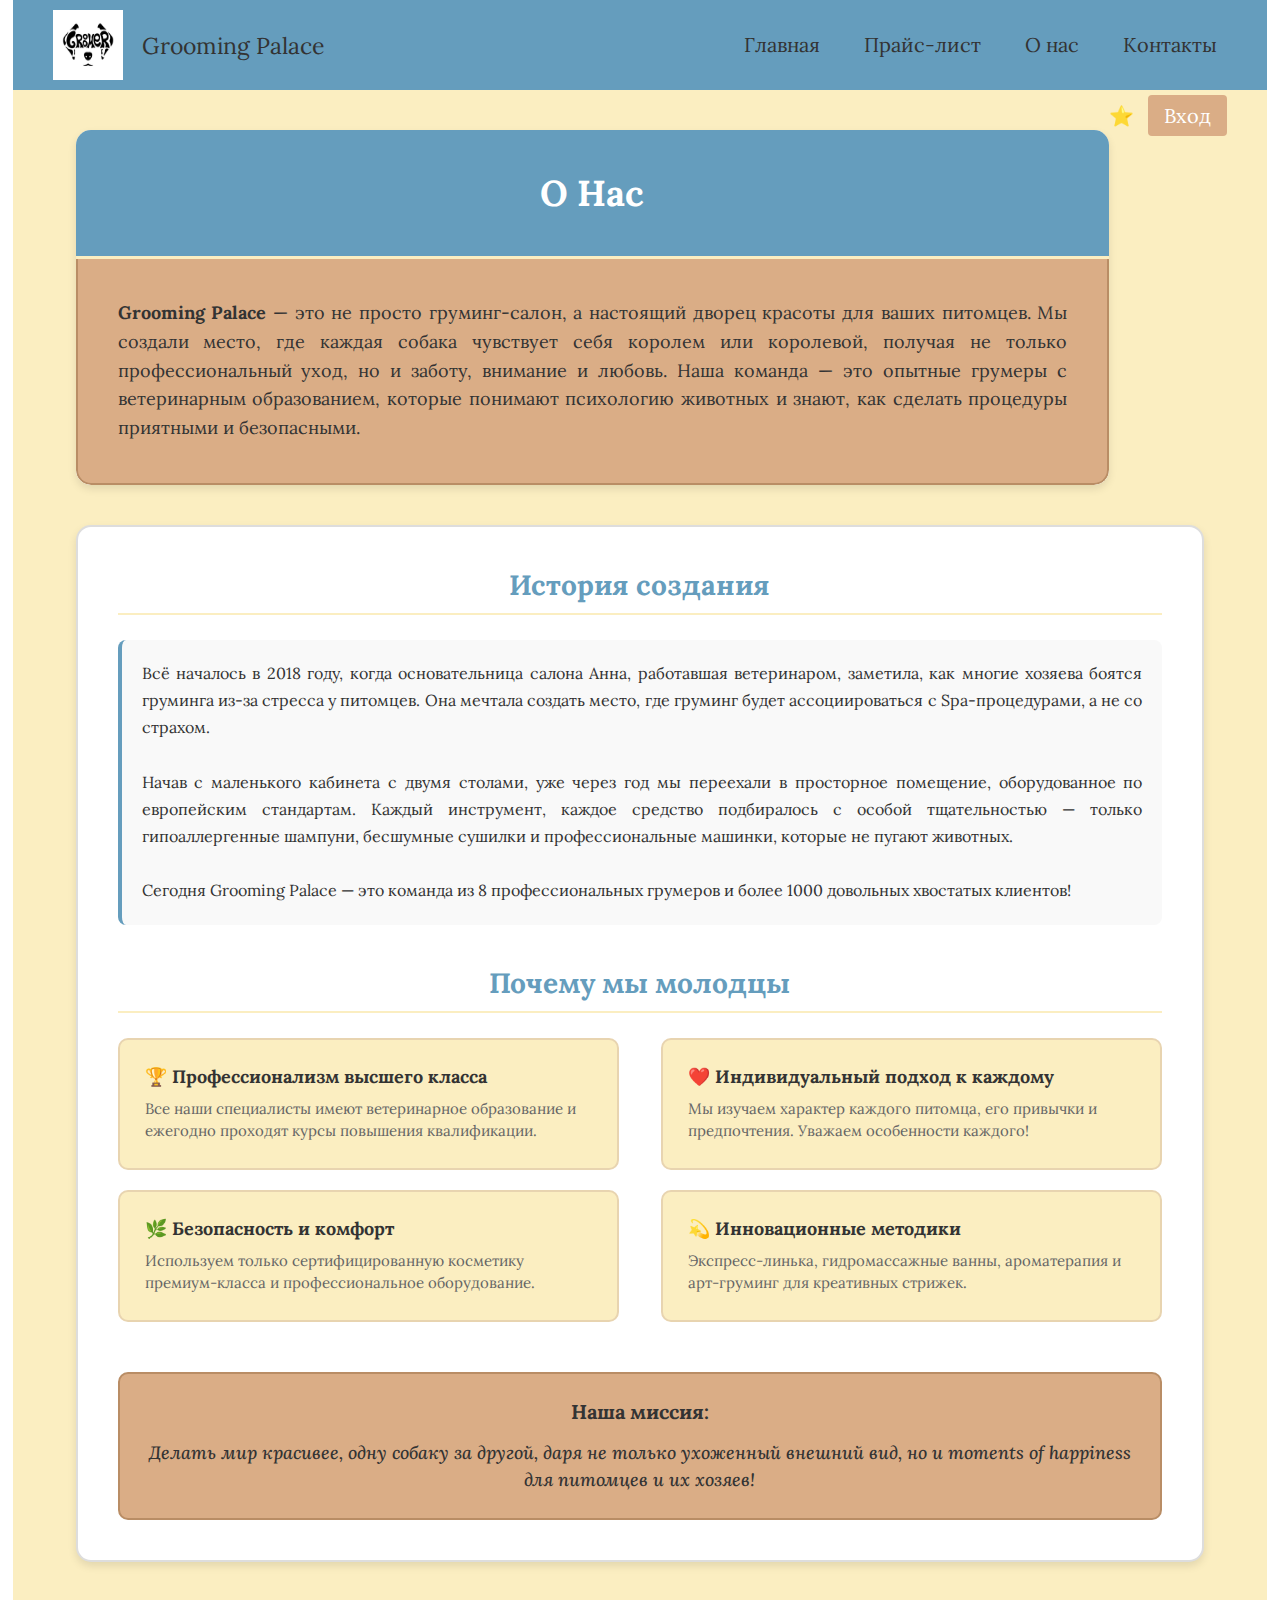
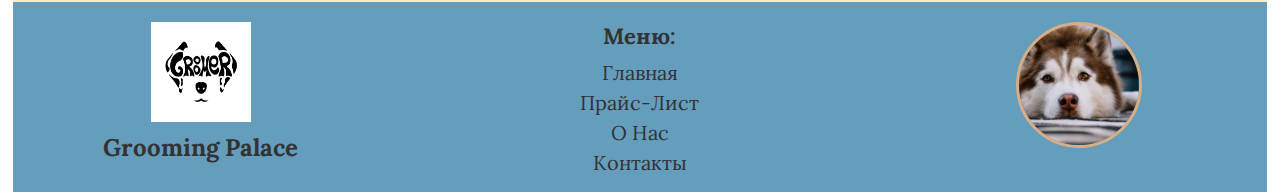
<file: about.html>
<!DOCTYPE html>
<html>
 <head>
   <meta charset="UTF-8">
   <meta name="viewport" content="width=device-width, initial-scale=1.0">
   <title>Grooming Palace Registration</title>
   <link rel="stylesheet" href="css\about_css.css">
 </head>
 <body>
   <header>
     <div id="header">
       <div class="header__logo">
         <img src="img\fcd7bf134225349.Y3JvcCw5ODEsNzY3LDksMTIx.jpg">
         <div class="title">Grooming Palace</div>
       </div>
       <nav class="header__nav">
         <ul>
           <a href="#">Главная</a>
           <a href="#">Прайс-лист</a>
           <a href="#">О нас</a>
           <a href="#">Контакты</a>
         </ul>
       </nav>
       <div class="header__right">
         <a href="https://vk.com/neboshekino" class="social-icon" target="_blank">⭐</a>
         <a href="#" class="button">Вход</a>
       </div>
     </div>
   </header>

   <main id="main">
     <div class="about-section">
       <!-- Первый прямоугольник -->
       <div class="about-intro">
         <div class="about-title-block">
           <h1 class="about-main-title">О Нас</h1>
         </div>
         <div class="about-text-block">
           <p class="intro-text">
             <strong>Grooming Palace</strong> — это не просто груминг-салон, а настоящий дворец красоты для ваших питомцев.
             Мы создали место, где каждая собака чувствует себя королем или королевой, получая не только профессиональный уход,
             но и заботу, внимание и любовь. Наша команда — это опытные грумеры с ветеринарным образованием, которые понимают
             психологию животных и знают, как сделать процедуры приятными и безопасными.
           </p>
         </div>
       </div>

       <!-- Второй прямоугольник -->
       <div class="about-content">
         <div class="history-section">
           <h2 class="section-title">История создания</h2>
           <p class="history-text">
             Всё началось в 2018 году, когда основательница салона Анна, работавшая ветеринаром, заметила,
             как многие хозяева боятся груминга из-за стресса у питомцев. Она мечтала создать место, где груминг
             будет ассоциироваться с Spa-процедурами, а не со страхом.<br><br>

             Начав с маленького кабинета с двумя столами, уже через год мы переехали в просторное помещение,
             оборудованное по европейским стандартам. Каждый инструмент, каждое средство подбиралось с особой
             тщательностью — только гипоаллергенные шампуни, бесшумные сушилки и профессиональные машинки,
             которые не пугают животных.<br><br>

             Сегодня Grooming Palace — это команда из 8 профессиональных грумеров и более 1000 довольных
             хвостатых клиентов!
           </p>
         </div>

         <div class="advantages-section">
           <h2 class="section-title">Почему мы молодцы</h2>
           <div class="advantages-grid">
             <div class="advantage-item">
               <h3>🏆 Профессионализм высшего класса</h3>
               <p>Все наши специалисты имеют ветеринарное образование и ежегодно проходят курсы повышения квалификации.</p>
             </div>
             <div class="advantage-item">
               <h3>❤️ Индивидуальный подход к каждому</h3>
               <p>Мы изучаем характер каждого питомца, его привычки и предпочтения. Уважаем особенности каждого!</p>
             </div>
             <div class="advantage-item">
               <h3>🌿 Безопасность и комфорт</h3>
               <p>Используем только сертифицированную косметику премиум-класса и профессиональное оборудование.</p>
             </div>
             <div class="advantage-item">
               <h3>💫 Инновационные методики</h3>
               <p>Экспресс-линька, гидромассажные ванны, ароматерапия и арт-груминг для креативных стрижек.</p>
             </div>
           </div>

           <div class="mission-section">
             <h3>Наша миссия:</h3>
             <p class="mission-text">Делать мир красивее, одну собаку за другой, даря не только ухоженный внешний вид, но и moments of happiness для питомцев и их хозяев!</p>
           </div>
         </div>
       </div>
     </div>
   </main>

   <footer>
     <div id="footer">
       <div class="footer__left">
         <div class="footer__logo">
           <img src="img\fcd7bf134225349.Y3JvcCw5ODEsNzY3LDksMTIx.jpg" alt="Логотип">
           <div class="footer__title">Grooming Palace</div>
         </div>
       </div>

       <div class="footer__center">
         <div class="footer__nav-title">Меню:</div>
         <nav class="footer__nav">
           <a href="#">Главная</a>
           <a href="#">Прайс-Лист</a>
           <a href="#">О Нас</a>
           <a href="#">Контакты</a>
         </nav>
       </div>

       <div class="footer__right">
         <div class="footer__dog">
           <img src="img\grustnyj-i-milyj-vzglyad-sobachki.jpg">
         </div>
       </div>
     </div>
   </footer>
 </body>
</html>
</file>
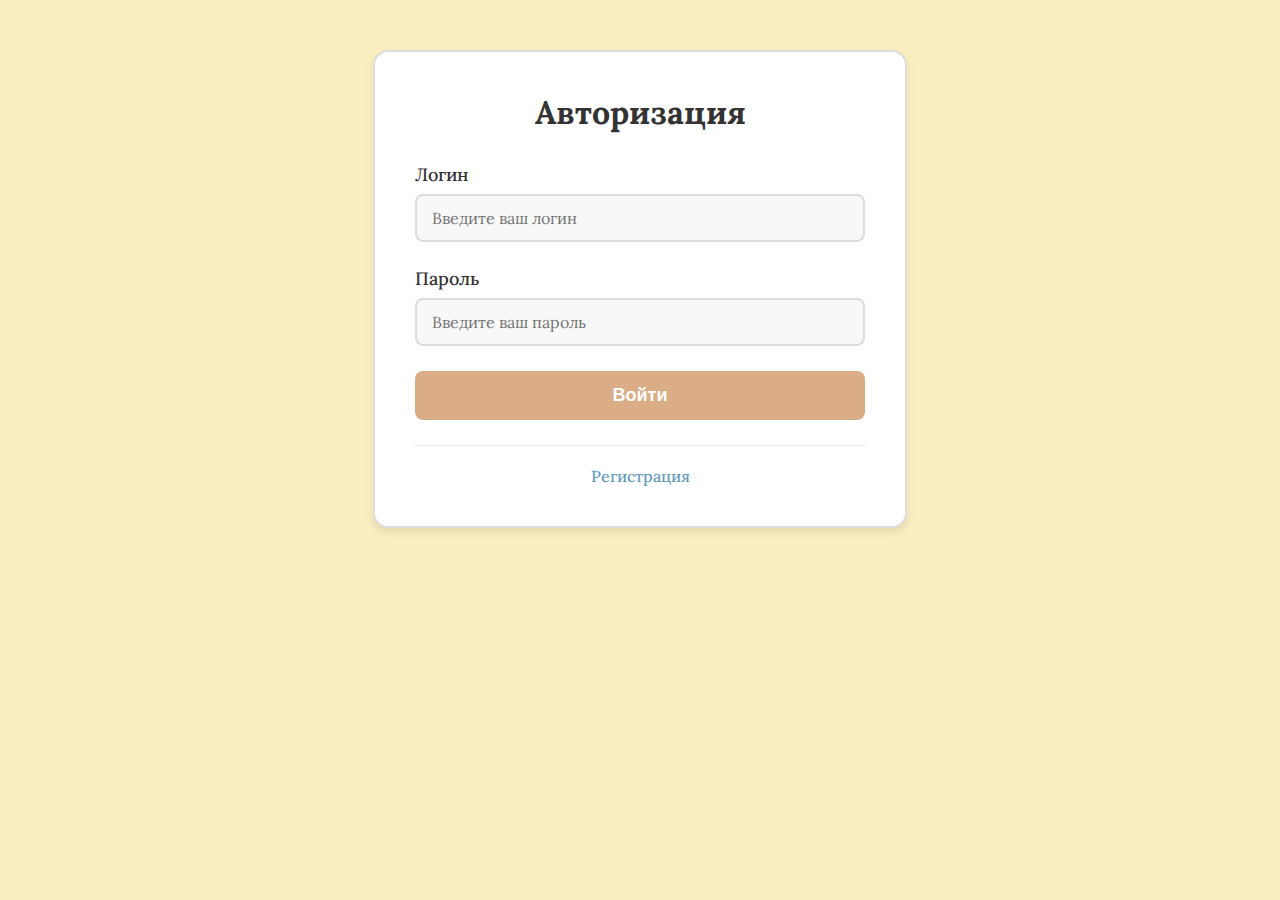
<file: authorization.html>
<!DOCTYPE html>
<html>
 <head>
   <meta charset="UTF-8">
   <meta name="viewport" content="width=device-width, initial-scale=1.0">
   <title>Grooming Palace Registration</title>
   <link rel="stylesheet" href="css\authorization_css.css">
 </head>
 <body>
   <div class="auth-container">
     <div class="auth-form">
       <h2 class="auth-title">Авторизация</h2>

       <form class="form">
         <div class="form-group">
           <label class="form-label">Логин</label>
           <input type="text" class="form-input" placeholder="Введите ваш логин">
         </div>

         <div class="form-group">
           <label class="form-label">Пароль</label>
           <input type="password" class="form-input" placeholder="Введите ваш пароль">
         </div>

         <button type="submit" class="auth-button">Войти</button>

         <div class="auth-link">
           <a href="registration.html">Регистрация</a>
         </div>
       </form>
     </div>
   </div>
 </body>
</html>
</file>
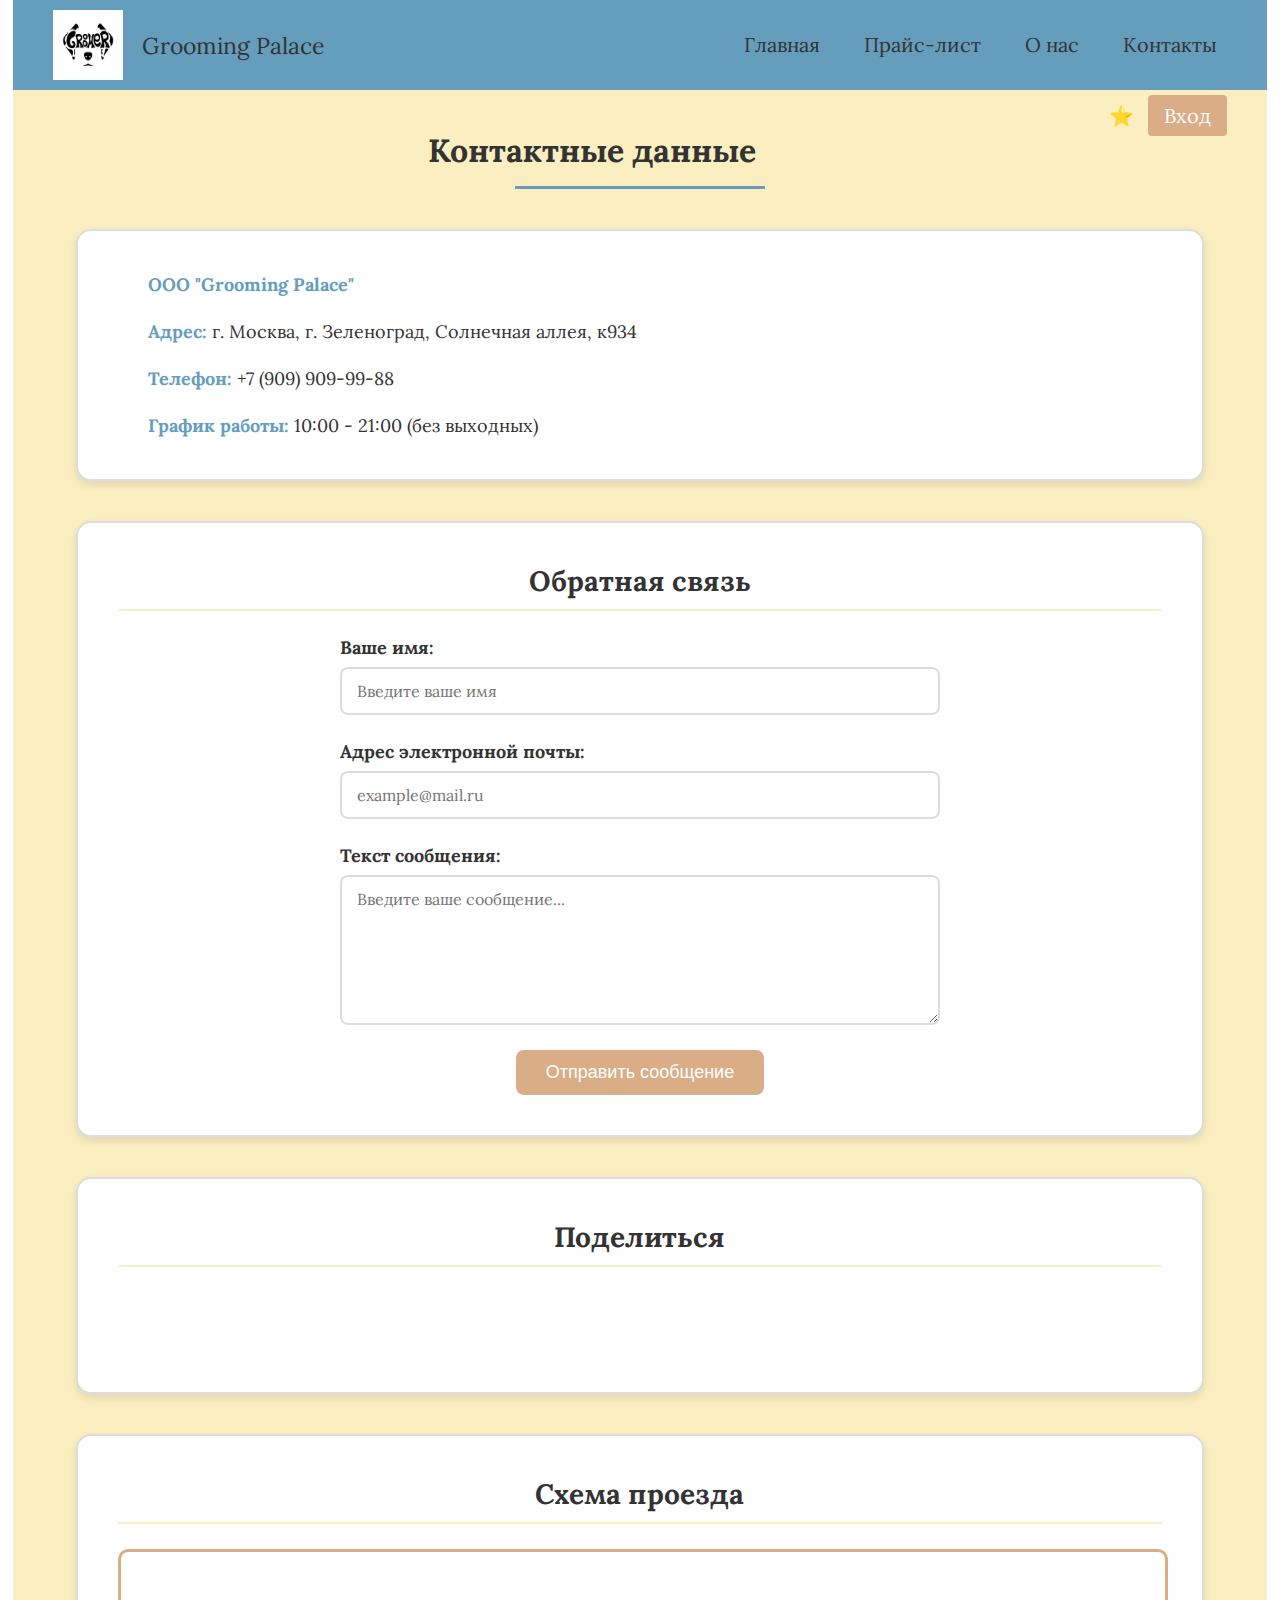
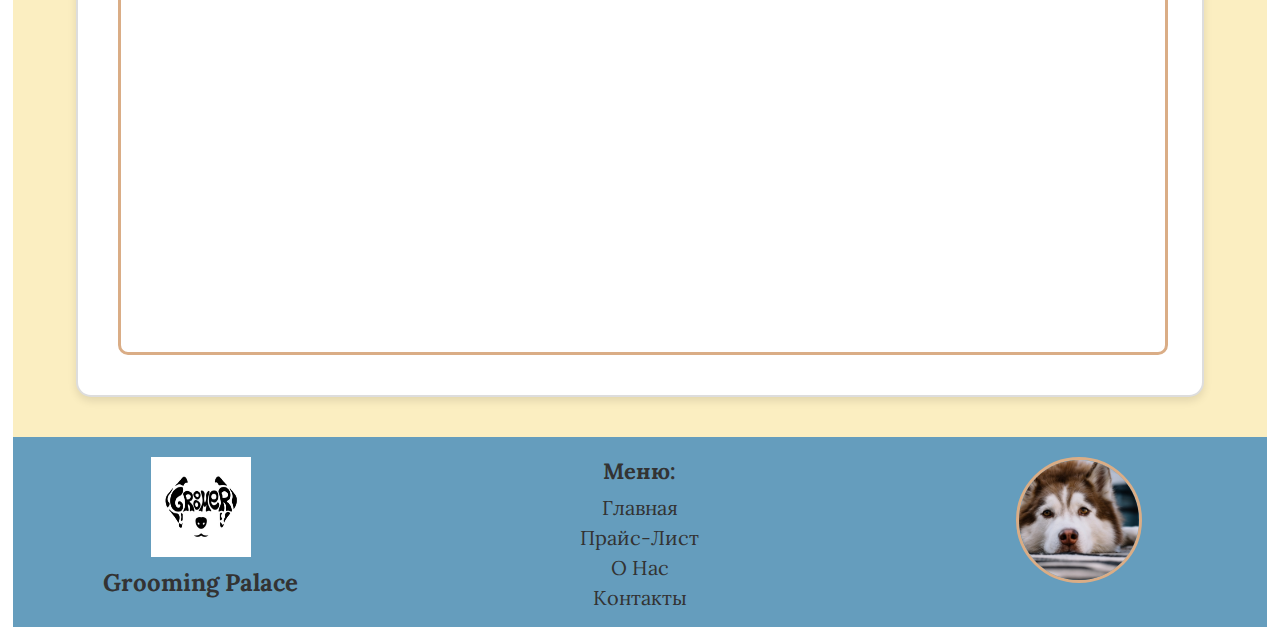
<file: contacts.html>
<html lang="ru">
<head>
    <meta charset="UTF-8">
    <meta name="viewport" content="width=device-width, initial-scale=1.0">
    <title>Grooming Palace</title>
    <link rel="stylesheet" href="css\contacts_css.css">
</head>

<body>
  <header>
    <div id="header">
      <div class="header__logo">
        <img src="img\fcd7bf134225349.Y3JvcCw5ODEsNzY3LDksMTIx.jpg">
        <div class="title">Grooming Palace</div>
      </div>
      <nav class="header__nav">
        <ul>
          <a href="#">Главная</a>
          <a href="#">Прайс-лист</a>
          <a href="#">О нас</a>
          <a href="#">Контакты</a>
        </ul>
      </nav>
      <div class="header__right">
        <a href="https://vk.com/neboshekino" class="social-icon" target="_blank">⭐</a>
        <a href="#" class="button">Вход</a>
      </div>
    </div>
  </header>

  <main id="main">
    <div class="contacts-section">
      <h1 class="contacts-title">Контактные данные</h1>
      <div class="title-line"></div>

      <div class="contacts-info">
        <div class="contact-item">
          <strong>ООО "Grooming Palace"</strong>
        </div>
        <div class="contact-item">
          <strong>Адрес:</strong> г. Москва, г. Зеленоград, Солнечная аллея, к934
        </div>
        <div class="contact-item">
          <strong>Телефон:</strong> +7 (909) 909-99-88
        </div>
        <div class="contact-item">
          <strong>График работы:</strong> 10:00 - 21:00 (без выходных)
        </div>
      </div>

      <!-- Форма обратной связи -->
     <div class="feedback-section">
       <h2 class="feedback-title">Обратная связь</h2>
       <form class="feedback-form">
         <div class="form-group">
           <label for="name">Ваше имя:</label>
           <input type="text" id="name" name="name" required placeholder="Введите ваше имя">
         </div>

         <div class="form-group">
           <label for="email">Адрес электронной почты:</label>
           <input type="email" id="email" name="email" required placeholder="example@mail.ru">
         </div>

         <div class="form-group">
           <label for="message">Текст сообщения:</label>
           <textarea id="message" name="message" required placeholder="Введите ваше сообщение..."></textarea>
         </div>

         <button type="submit" class="submit-button">Отправить сообщение</button>
       </form>
     </div>

     <!-- Блок "Поделиться" -->
     <div class="share-section">
       <h2 class="share-title">Поделиться</h2>
       <div class="share-buttons">
         <script src="https://yastatic.net/share2/share.js"></script>
         <div class="ya-share2" data-curtain data-size="l" data-shape="round"
          data-color-scheme="whiteblack" data-services="vkontakte,odnoklassniki,telegram,whatsapp"></div>
        </div>
      </div>

      <div class="map-section">
        <h2 class="map-title">Схема проезда</h2>
        <div class="map-container">
        <div class="map-wrapper">
            <!-- Ваш код Яндекс.Карты -->
            <script type="text/javascript" charset="utf-8" async src="https://api-maps.yandex.ru/services/constructor/1.0/js/?um=constructor%3A8aa4441497f6c1a3daf2a72399e9dfe1ef4107e518269f12cf0602035c98594c&amp;width=100%25&amp;height=651&amp;lang=ru_RU&amp;scroll=true"></script>
        </div>
    </div>


</div>
    </div>
  </main>

  <footer>
    <div id="footer">
      <div class="footer__left">
        <div class="footer__logo">
          <img src="img\fcd7bf134225349.Y3JvcCw5ODEsNzY3LDksMTIx.jpg" alt="Логотип">
          <div class="footer__title">Grooming Palace</div>
        </div>
      </div>

      <div class="footer__center">
        <div class="footer__nav-title">Меню:</div>
        <nav class="footer__nav">
          <a href="#">Главная</a>
          <a href="#">Прайс-Лист</a>
          <a href="#">О Нас</a>
          <a href="#">Контакты</a>
        </nav>
      </div>

      <div class="footer__right">
        <div class="footer__dog">
          <img src="img\grustnyj-i-milyj-vzglyad-sobachki.jpg">
        </div>
      </div>
    </div>
  </footer>
</file>
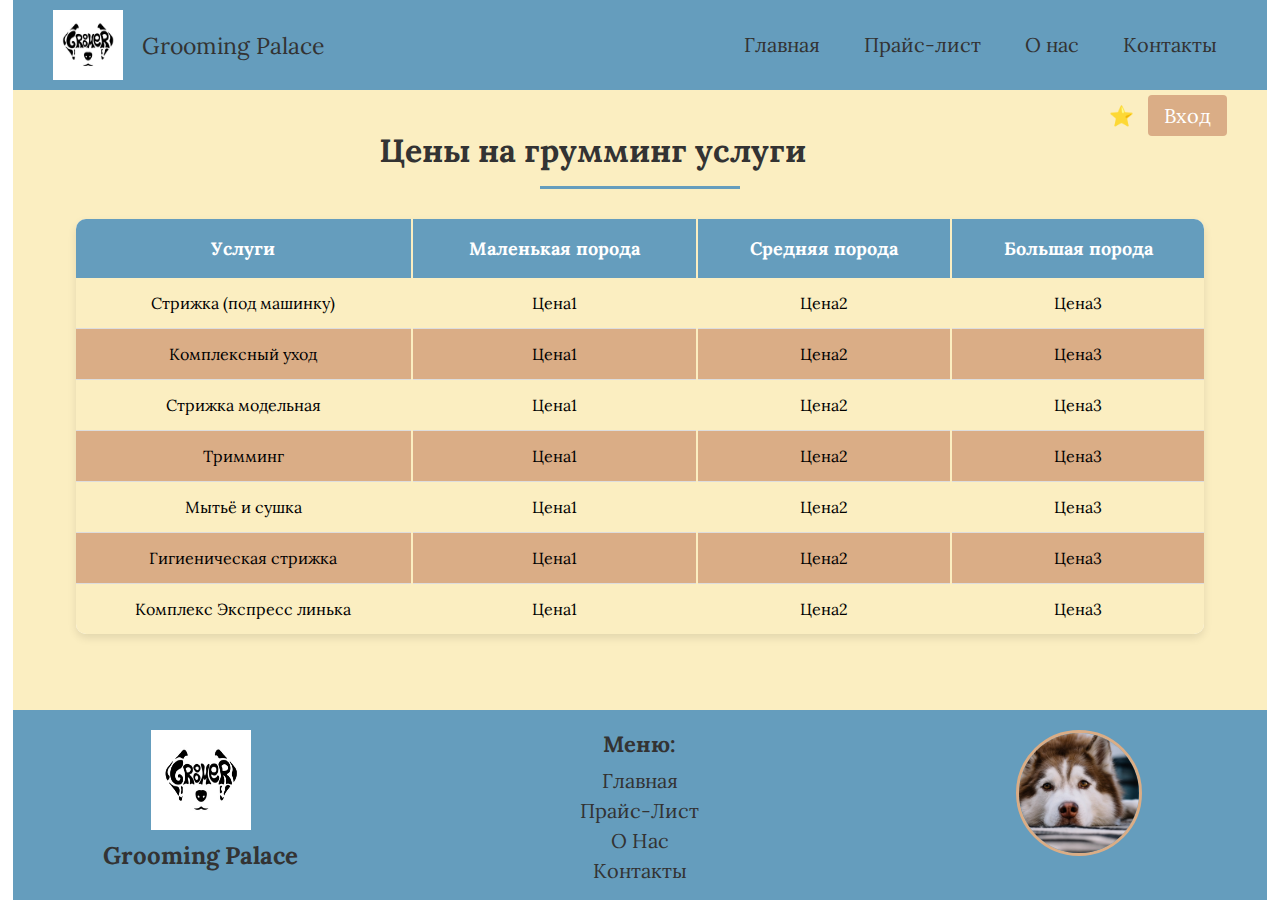
<file: price.html>
<!DOCTYPE html>
<html>
 <head>
   <meta charset="UTF-8">
   <meta name="viewport" content="width=device-width, initial-scale=1.0">
   <title>Grooming Palace Registration</title>
   <link rel="stylesheet" href="css\price_css.css">
 </head>
 <body>
   <header>
     <div id="header">
       <div class="header__logo">
         <img src="img\fcd7bf134225349.Y3JvcCw5ODEsNzY3LDksMTIx.jpg">
         <div class="title">Grooming Palace</div>
       </div>
       <nav class="header__nav">
         <ul>
           <a href="#">Главная</a>
           <a href="#">Прайс-лист</a>
           <a href="#">О нас</a>
           <a href="#">Контакты</a>
         </ul>
       </nav>
       <div class="header__right">
         <a href="https://vk.com/neboshekino" class="social-icon" target="_blank">⭐</a>
         <a href="#" class="button">Вход</a>
       </div>
     </div>
   </header>

   <main id="main">
     <div class="price-section">
       <h1 class="price-title">Цены на грумминг услуги</h1>
       <div class="title-line"></div>

       <table class="price-table">
         <thead>
           <tr>
             <th>Услуги</th>
             <th>Маленькая порода</th>
             <th>Средняя порода</th>
             <th>Большая порода</th>
           </tr>
         </thead>
         <tbody>
           <tr class="row-light">
             <td>Стрижка (под машинку)</td>
             <td>Цена1</td>
             <td>Цена2</td>
             <td>Цена3</td>
           </tr>
           <tr class="row-dark">
             <td>Комплексный уход</td>
             <td>Цена1</td>
             <td>Цена2</td>
             <td>Цена3</td>
           </tr>
           <tr class="row-light">
             <td>Стрижка модельная</td>
             <td>Цена1</td>
             <td>Цена2</td>
             <td>Цена3</td>
           </tr>
           <tr class="row-dark">
             <td>Тримминг</td>
             <td>Цена1</td>
             <td>Цена2</td>
             <td>Цена3</td>
           </tr>
           <tr class="row-light">
             <td>Мытьё и сушка</td>
             <td>Цена1</td>
             <td>Цена2</td>
             <td>Цена3</td>
           </tr>
           <tr class="row-dark">
             <td>Гигиеническая стрижка</td>
             <td>Цена1</td>
             <td>Цена2</td>
             <td>Цена3</td>
           </tr>
           <tr class="row-light">
             <td>Комплекс Экспресс линька</td>
             <td>Цена1</td>
             <td>Цена2</td>
             <td>Цена3</td>
           </tr>
         </tbody>
       </table>
     </div>
   </main>

   <footer>
     <div id="footer">
       <div class="footer__left">
         <div class="footer__logo">
           <img src="img\fcd7bf134225349.Y3JvcCw5ODEsNzY3LDksMTIx.jpg" alt="Логотип">
           <div class="footer__title">Grooming Palace</div>
         </div>
       </div>

       <div class="footer__center">
         <div class="footer__nav-title">Меню:</div>
         <nav class="footer__nav">
           <a href="#">Главная</a>
           <a href="#">Прайс-Лист</a>
           <a href="#">О Нас</a>
           <a href="#">Контакты</a>
         </nav>
       </div>

       <div class="footer__right">
         <div class="footer__dog">
           <img src="img\grustnyj-i-milyj-vzglyad-sobachki.jpg">
         </div>
       </div>
     </div>
   </footer>
 </body>
</html>
</file>
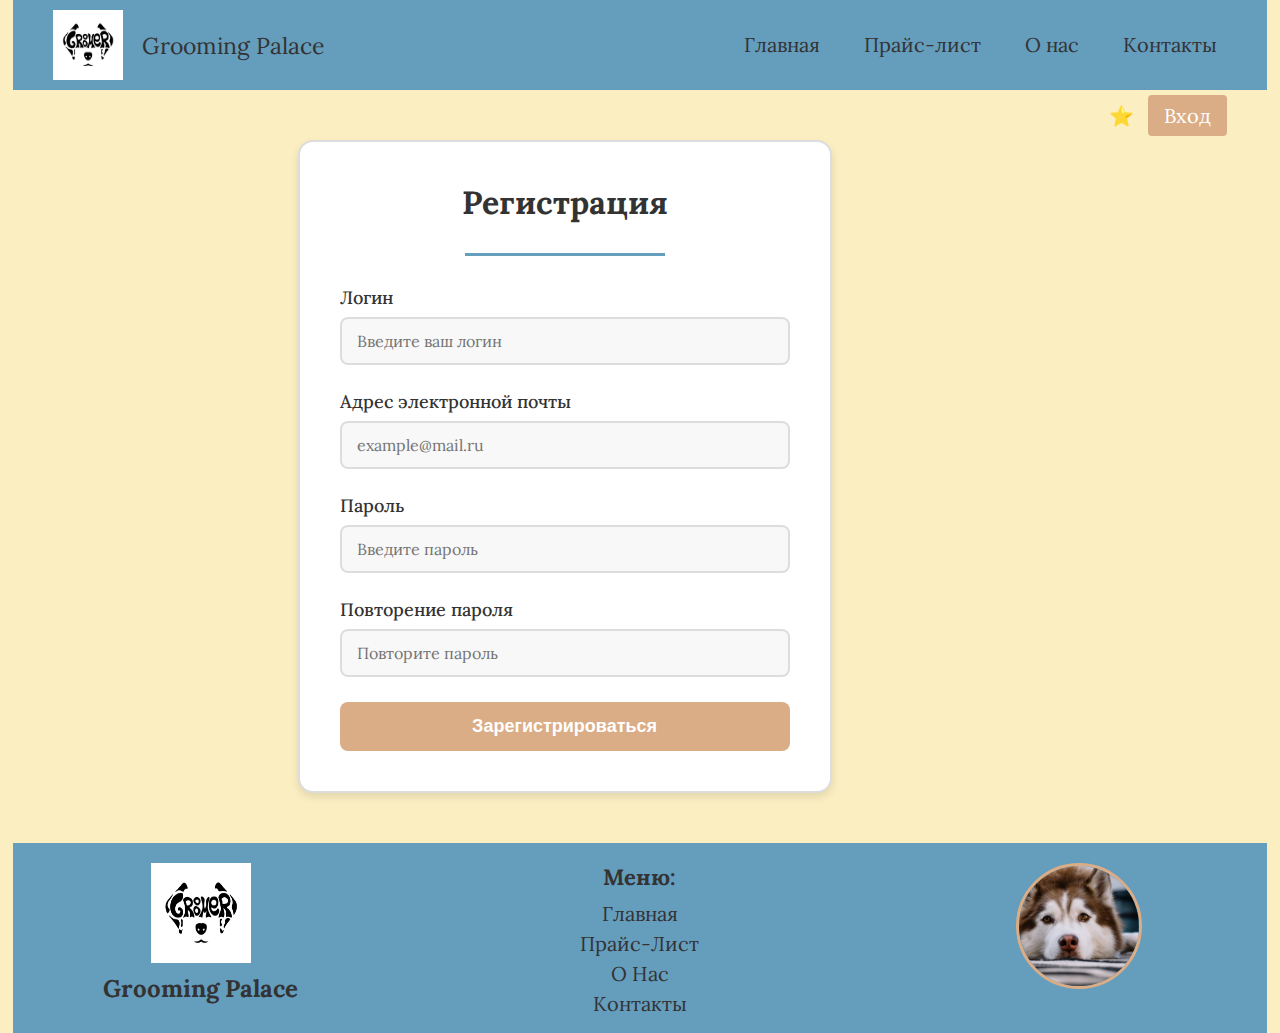
<file: registration.html>
<!DOCTYPE html>
<html lang="ru">
<head>
  <meta charset="UTF-8">
  <meta name="viewport" content="width=device-width, initial-scale=1.0">
  <title>Grooming Palace - Регистрация</title>
  <link rel="stylesheet" href="css\registration_css.css">
</head>

<body>
  <header>
    <div id="header">
      <div class="header__logo">
        <img src="img\fcd7bf134225349.Y3JvcCw5ODEsNzY3LDksMTIx.jpg">
        <div class="title">Grooming Palace</div>
      </div>
      <nav class="header__nav">
        <a href="#">Главная</a>
        <a href="#">Прайс-лист</a>
        <a href="#">О нас</a>
        <a href="#">Контакты</a>
      </nav>
      <div class="header__right">
        <a href="https://vk.com/neboshekino" class="social-icon" target="_blank">⭐</a>
        <a href="#" class="button">Вход</a>
      </div>
    </div>
  </header>

  <div class="registration-container">
    <div class="registration-form">
      <h2 class="registration-title">Регистрация</h2>
      <div class="title-line"></div>

      <form class="form" method="POST" action="#">
        <div class="form-group">
          <label for="login" class="form-label">Логин</label>
          <input type="text" id="login" name="login" class="form-input" placeholder="Введите ваш логин" required>
        </div>

        <div class="form-group">
          <label for="email" class="form-label">Адрес электронной почты</label>
          <input type="email" id="email" name="email" class="form-input" placeholder="example@mail.ru" required>
        </div>

        <div class="form-group">
          <label for="password" class="form-label">Пароль</label>
          <input type="password" id="password" name="password" class="form-input" placeholder="Введите пароль" required>
        </div>

        <div class="form-group">
          <label for="confirm-password" class="form-label">Повторение пароля</label>
          <input type="password" id="confirm-password" name="confirm-password" class="form-input" placeholder="Повторите пароль" required>
        </div>

        <button type="submit" class="submit-button">Зарегистрироваться</button>
      </form>
    </div>
  </div>

  <footer>
    <div id="footer">
      <div class="footer__left">
        <div class="footer__logo">
          <img src="img\fcd7bf134225349.Y3JvcCw5ODEsNzY3LDksMTIx.jpg" alt="Логотип">
          <div class="footer__title">Grooming Palace</div>
        </div>
      </div>

      <div class="footer__center">
        <div class="footer__nav-title">Меню:</div>
        <nav class="footer__nav">
          <a href="#">Главная</a>
          <a href="#">Прайс-Лист</a>
          <a href="#">О Нас</a>
          <a href="#">Контакты</a>
        </nav>
      </div>

      <div class="footer__right">
        <div class="footer__dog">
          <img src="img\grustnyj-i-milyj-vzglyad-sobachki.jpg" alt="Собака">
        </div>
      </div>
    </div>
  </footer>
</body>
</html>
</file>
